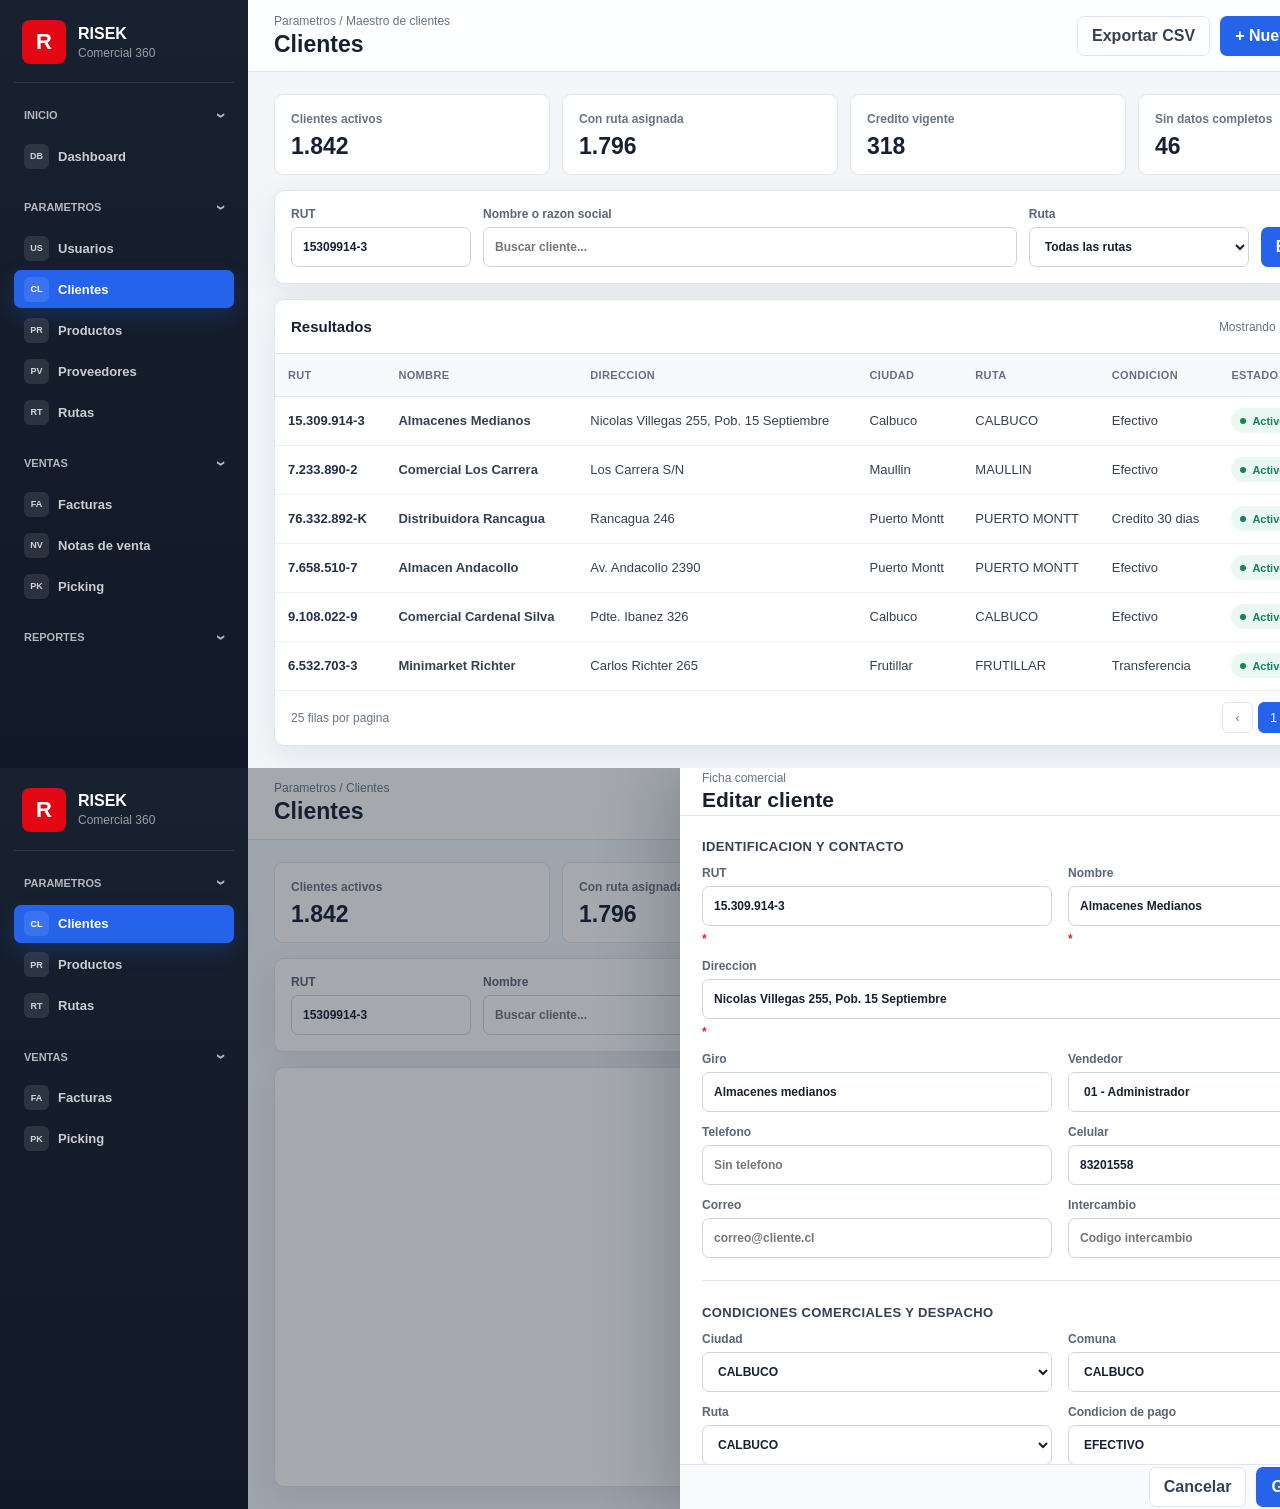
<file: APPWEB/mockups/clientes_profesional.html>
<!doctype html>
<html lang="es">
<head>
  <meta charset="utf-8">
  <meta name="viewport" content="width=device-width, initial-scale=1">
  <title>RISEK Clientes - Mockup Profesional</title>
  <style>
    :root{--nav:#18212f;--nav2:#222e3e;--blue:#2563eb;--blue-soft:#eff6ff;--ink:#172033;--muted:#687386;--line:#dfe5ec;--bg:#f3f6f9;--white:#fff;--green:#16835c;--green-soft:#eaf8f2;--amber:#a86409;--shadow:0 10px 30px rgba(21,31,48,.08)}
    *{box-sizing:border-box} body{margin:0;background:#111827;font-family:Inter,"Segoe UI",Arial,sans-serif;color:var(--ink)}
    .screen{position:relative;width:1440px;height:900px;overflow:hidden;background:var(--bg);page-break-after:always}
    .app{display:grid;grid-template-columns:248px 1fr;height:100%}
    .sidebar{padding:20px 14px;background:linear-gradient(180deg,var(--nav),#111827);color:#fff}
    .brand{display:flex;align-items:center;gap:12px;padding:0 8px 18px;border-bottom:1px solid rgba(255,255,255,.1)}
    .logo{width:44px;height:44px;border-radius:8px;display:grid;place-items:center;background:#e30613;font-size:22px;font-weight:900}
    .brand strong,.brand small{display:block}.brand small{margin-top:3px;color:rgba(255,255,255,.56);font-size:12px}
    .group{margin-top:13px}.group-head{height:38px;padding:0 10px;border-radius:7px;display:flex;align-items:center;justify-content:space-between;color:rgba(255,255,255,.68);font-size:11px;font-weight:800;text-transform:uppercase}.group-head:after{content:'›';font-size:18px;transform:rotate(90deg)}
    .nav-item{height:38px;margin:3px 0;padding:0 10px;border-radius:7px;display:flex;align-items:center;gap:9px;color:rgba(255,255,255,.78);font-size:13px;font-weight:650}.nav-item.active{color:#fff;background:#2563eb;box-shadow:0 8px 20px rgba(37,99,235,.22)}
    .nav-item b{width:25px;height:25px;border-radius:6px;display:grid;place-items:center;background:rgba(255,255,255,.1);font-size:9px}
    .workspace{min-width:0}.topbar{height:72px;padding:0 26px;display:flex;align-items:center;justify-content:space-between;background:rgba(255,255,255,.96);border-bottom:1px solid var(--line)}
    .crumb{color:var(--muted);font-size:12px}.topbar h1{margin:3px 0 0;font-size:23px}.top-actions{display:flex;align-items:center;gap:10px}.avatar{width:36px;height:36px;border-radius:50%;display:grid;place-items:center;background:var(--blue-soft);color:var(--blue);font-weight:800}
    .main{padding:22px 26px}.toolbar{padding:16px;border:1px solid var(--line);border-radius:10px;background:#fff;box-shadow:var(--shadow)}
    .toolbar-row{display:grid;grid-template-columns:180px minmax(240px,1fr) 220px auto auto;gap:12px;align-items:end}
    label{display:grid;gap:6px;color:#596579;font-size:12px;font-weight:700}input,select{height:40px;border:1px solid #ccd5df;border-radius:7px;padding:0 11px;background:#fff;color:var(--ink);font:inherit;outline:none}input:focus,select:focus{border-color:#73a2f7;box-shadow:0 0 0 3px rgba(37,99,235,.11)}
    button{height:40px;border-radius:7px;border:1px solid transparent;padding:0 14px;font:inherit;font-weight:750;cursor:pointer}.primary{background:var(--blue);color:#fff}.secondary{border-color:var(--line);background:#fff;color:#344054}.icon-btn{width:40px;padding:0;border-color:var(--line);background:#fff;color:#526174;font-size:17px}
    .table-card{margin-top:15px;border:1px solid var(--line);border-radius:10px;background:#fff;box-shadow:var(--shadow);overflow:hidden}.table-head{height:54px;padding:0 16px;display:flex;align-items:center;justify-content:space-between;border-bottom:1px solid var(--line)}.table-head strong{font-size:15px}.table-head span{color:var(--muted);font-size:12px}
    table{width:100%;border-collapse:collapse;font-size:13px}th{height:42px;padding:0 13px;background:#f7f9fb;color:#667085;text-align:left;font-size:11px;text-transform:uppercase;letter-spacing:.35px;border-bottom:1px solid var(--line)}td{height:49px;padding:0 13px;border-bottom:1px solid #edf1f5;color:#344054}tr:hover td{background:#f8fbff}.rut{font-weight:800;color:#243149}.name{font-weight:700}.muted{color:#7a8595}.status{display:inline-flex;align-items:center;height:25px;padding:0 9px;border-radius:999px;background:var(--green-soft);color:var(--green);font-size:11px;font-weight:800}.status:before{content:'';width:6px;height:6px;margin-right:6px;border-radius:50%;background:var(--green)}
    .actions{display:flex;gap:5px}.action{width:32px;height:32px;padding:0;border:1px solid var(--line);border-radius:6px;background:#fff;color:#536174;font-size:11px}.action.edit{border-color:#bfdbfe;background:var(--blue-soft);color:var(--blue)}
    .pagination{height:54px;padding:0 16px;display:flex;align-items:center;justify-content:space-between;color:var(--muted);font-size:12px}.pages{display:flex;gap:5px}.page{width:31px;height:31px;border:1px solid var(--line);border-radius:6px;display:grid;place-items:center;background:#fff}.page.active{color:#fff;background:var(--blue);border-color:var(--blue)}
    .summary{display:grid;grid-template-columns:repeat(4,1fr);gap:12px;margin-bottom:15px}.metric{padding:14px 16px;border:1px solid var(--line);border-radius:9px;background:#fff}.metric span{color:var(--muted);font-size:12px;font-weight:700}.metric strong{display:block;margin-top:6px;font-size:23px}
    .drawer{position:absolute;inset:0 0 0 248px;background:rgba(20,29,42,.38);display:flex;justify-content:flex-end}.drawer-panel{width:760px;height:100%;background:#fff;box-shadow:-20px 0 60px rgba(17,24,39,.2);display:flex;flex-direction:column}.drawer-head{height:76px;padding:0 22px;display:flex;align-items:center;justify-content:space-between;border-bottom:1px solid var(--line)}.drawer-head h2{margin:3px 0 0;font-size:21px}.close{width:36px;height:36px;padding:0;border-color:var(--line);background:#fff;color:#64748b;font-size:18px}
    .drawer-body{padding:20px 22px;overflow:auto}.section-title{margin:3px 0 12px;color:#344054;font-size:13px;font-weight:850;text-transform:uppercase;letter-spacing:.35px}.form-grid{display:grid;grid-template-columns:repeat(2,minmax(0,1fr));gap:13px 16px}.span-2{grid-column:1/-1}.form-section{margin-bottom:24px;padding-bottom:22px;border-bottom:1px solid var(--line)}.field-note{color:var(--muted);font-size:11px}.required:after{content:' *';color:#dc2626}.drawer-foot{height:70px;margin-top:auto;padding:0 22px;display:flex;align-items:center;justify-content:flex-end;gap:10px;border-top:1px solid var(--line);background:#f8fafc}
    .info-strip{display:grid;grid-template-columns:repeat(3,1fr);gap:10px}.info-box{padding:12px;border:1px solid var(--line);border-radius:8px;background:#f8fafc}.info-box span{display:block;color:var(--muted);font-size:11px}.info-box strong{display:block;margin-top:5px;font-size:13px}
  </style>
</head>
<body>
  <section id="clientes-list" class="screen app">
    <aside class="sidebar">
      <div class="brand"><div class="logo">R</div><div><strong>RISEK</strong><small>Comercial 360</small></div></div>
      <div class="group"><div class="group-head">Inicio</div><div class="nav-item"><b>DB</b>Dashboard</div></div>
      <div class="group"><div class="group-head">Parametros</div><div class="nav-item"><b>US</b>Usuarios</div><div class="nav-item active"><b>CL</b>Clientes</div><div class="nav-item"><b>PR</b>Productos</div><div class="nav-item"><b>PV</b>Proveedores</div><div class="nav-item"><b>RT</b>Rutas</div></div>
      <div class="group"><div class="group-head">Ventas</div><div class="nav-item"><b>FA</b>Facturas</div><div class="nav-item"><b>NV</b>Notas de venta</div><div class="nav-item"><b>PK</b>Picking</div></div>
      <div class="group"><div class="group-head">Reportes</div></div>
    </aside>
    <main class="workspace">
      <header class="topbar"><div><div class="crumb">Parametros / Maestro de clientes</div><h1>Clientes</h1></div><div class="top-actions"><button class="secondary">Exportar CSV</button><button class="primary">+ Nuevo cliente</button><div class="avatar">AD</div></div></header>
      <div class="main">
        <div class="summary"><div class="metric"><span>Clientes activos</span><strong>1.842</strong></div><div class="metric"><span>Con ruta asignada</span><strong>1.796</strong></div><div class="metric"><span>Credito vigente</span><strong>318</strong></div><div class="metric"><span>Sin datos completos</span><strong>46</strong></div></div>
        <section class="toolbar"><div class="toolbar-row"><label>RUT<input value="15309914-3"></label><label>Nombre o razon social<input placeholder="Buscar cliente..."></label><label>Ruta<select><option>Todas las rutas</option><option>CALBUCO</option><option>PUERTO MONTT</option></select></label><button class="primary">Buscar</button><button class="icon-btn" title="Limpiar">↻</button></div></section>
        <section class="table-card"><div class="table-head"><strong>Resultados</strong><span>Mostrando 1-25 de 1.842 clientes</span></div><table><thead><tr><th>Rut</th><th>Nombre</th><th>Direccion</th><th>Ciudad</th><th>Ruta</th><th>Condicion</th><th>Estado</th><th>Acciones</th></tr></thead><tbody>
          <tr><td class="rut">15.309.914-3</td><td class="name">Almacenes Medianos</td><td>Nicolas Villegas 255, Pob. 15 Septiembre</td><td>Calbuco</td><td>CALBUCO</td><td>Efectivo</td><td><span class="status">Activo</span></td><td><div class="actions"><button class="action edit">ED</button><button class="action">•••</button></div></td></tr>
          <tr><td class="rut">7.233.890-2</td><td class="name">Comercial Los Carrera</td><td>Los Carrera S/N</td><td>Maullin</td><td>MAULLIN</td><td>Efectivo</td><td><span class="status">Activo</span></td><td><div class="actions"><button class="action edit">ED</button><button class="action">•••</button></div></td></tr>
          <tr><td class="rut">76.332.892-K</td><td class="name">Distribuidora Rancagua</td><td>Rancagua 246</td><td>Puerto Montt</td><td>PUERTO MONTT</td><td>Credito 30 dias</td><td><span class="status">Activo</span></td><td><div class="actions"><button class="action edit">ED</button><button class="action">•••</button></div></td></tr>
          <tr><td class="rut">7.658.510-7</td><td class="name">Almacen Andacollo</td><td>Av. Andacollo 2390</td><td>Puerto Montt</td><td>PUERTO MONTT</td><td>Efectivo</td><td><span class="status">Activo</span></td><td><div class="actions"><button class="action edit">ED</button><button class="action">•••</button></div></td></tr>
          <tr><td class="rut">9.108.022-9</td><td class="name">Comercial Cardenal Silva</td><td>Pdte. Ibanez 326</td><td>Calbuco</td><td>CALBUCO</td><td>Efectivo</td><td><span class="status">Activo</span></td><td><div class="actions"><button class="action edit">ED</button><button class="action">•••</button></div></td></tr>
          <tr><td class="rut">6.532.703-3</td><td class="name">Minimarket Richter</td><td>Carlos Richter 265</td><td>Frutillar</td><td>FRUTILLAR</td><td>Transferencia</td><td><span class="status">Activo</span></td><td><div class="actions"><button class="action edit">ED</button><button class="action">•••</button></div></td></tr>
        </tbody></table><div class="pagination"><span>25 filas por pagina</span><div class="pages"><div class="page">‹</div><div class="page active">1</div><div class="page">2</div><div class="page">3</div><div class="page">›</div></div></div></section>
      </div>
    </main>
  </section>

  <section id="clientes-edit" class="screen app">
    <aside class="sidebar"><div class="brand"><div class="logo">R</div><div><strong>RISEK</strong><small>Comercial 360</small></div></div><div class="group"><div class="group-head">Parametros</div><div class="nav-item active"><b>CL</b>Clientes</div><div class="nav-item"><b>PR</b>Productos</div><div class="nav-item"><b>RT</b>Rutas</div></div><div class="group"><div class="group-head">Ventas</div><div class="nav-item"><b>FA</b>Facturas</div><div class="nav-item"><b>PK</b>Picking</div></div></aside>
    <main class="workspace"><header class="topbar"><div><div class="crumb">Parametros / Clientes</div><h1>Clientes</h1></div><div class="top-actions"><div class="avatar">AD</div></div></header><div class="main"><div class="summary"><div class="metric"><span>Clientes activos</span><strong>1.842</strong></div><div class="metric"><span>Con ruta asignada</span><strong>1.796</strong></div><div class="metric"><span>Credito vigente</span><strong>318</strong></div><div class="metric"><span>Sin datos completos</span><strong>46</strong></div></div><section class="toolbar"><div class="toolbar-row"><label>RUT<input value="15309914-3"></label><label>Nombre<input placeholder="Buscar cliente..."></label><label>Ruta<select><option>Todas las rutas</option></select></label><button class="primary">Buscar</button><button class="icon-btn">↻</button></div></section><section class="table-card" style="height:420px"></section></div></main>
    <div class="drawer"><div class="drawer-panel"><div class="drawer-head"><div><div class="crumb">Ficha comercial</div><h2>Editar cliente</h2></div><button class="close">×</button></div><div class="drawer-body">
      <div class="form-section"><div class="section-title">Identificacion y contacto</div><div class="form-grid"><label class="required">RUT<input value="15.309.914-3"></label><label class="required">Nombre<input value="Almacenes Medianos"></label><label class="span-2 required">Direccion<input value="Nicolas Villegas 255, Pob. 15 Septiembre"></label><label>Giro<input value="Almacenes medianos"></label><label>Vendedor<select><option>01 - Administrador</option></select></label><label>Telefono<input placeholder="Sin telefono"></label><label>Celular<input value="83201558"></label><label>Correo<input placeholder="correo@cliente.cl"></label><label>Intercambio<input placeholder="Codigo intercambio"></label></div></div>
      <div class="form-section"><div class="section-title">Condiciones comerciales y despacho</div><div class="form-grid"><label>Ciudad<select><option>CALBUCO</option></select></label><label>Comuna<select><option>CALBUCO</option></select></label><label>Ruta<select><option>CALBUCO</option></select></label><label>Condicion de pago<select><option>EFECTIVO</option></select></label><label>Lista de precios<select><option>NORMAL</option></select></label><label>Estado<select><option>ACTIVO</option></select></label><label>Descuento (%)<input value="0,00"></label><label>Geolocalizacion<input value="-41.7720156,-73.1327093"></label></div></div>
      <div class="form-section"><div class="section-title">Resumen del cliente</div><div class="info-strip"><div class="info-box"><span>Ultima venta</span><strong>05/06/2026</strong></div><div class="info-box"><span>Documentos pendientes</span><strong>3 documentos</strong></div><div class="info-box"><span>Ultimo desbloqueo</span><strong>Sin registro</strong></div></div></div>
    </div><div class="drawer-foot"><button class="secondary">Cancelar</button><button class="primary">Guardar cambios</button></div></div></div>
  </section>
</body>
</html>
</file>
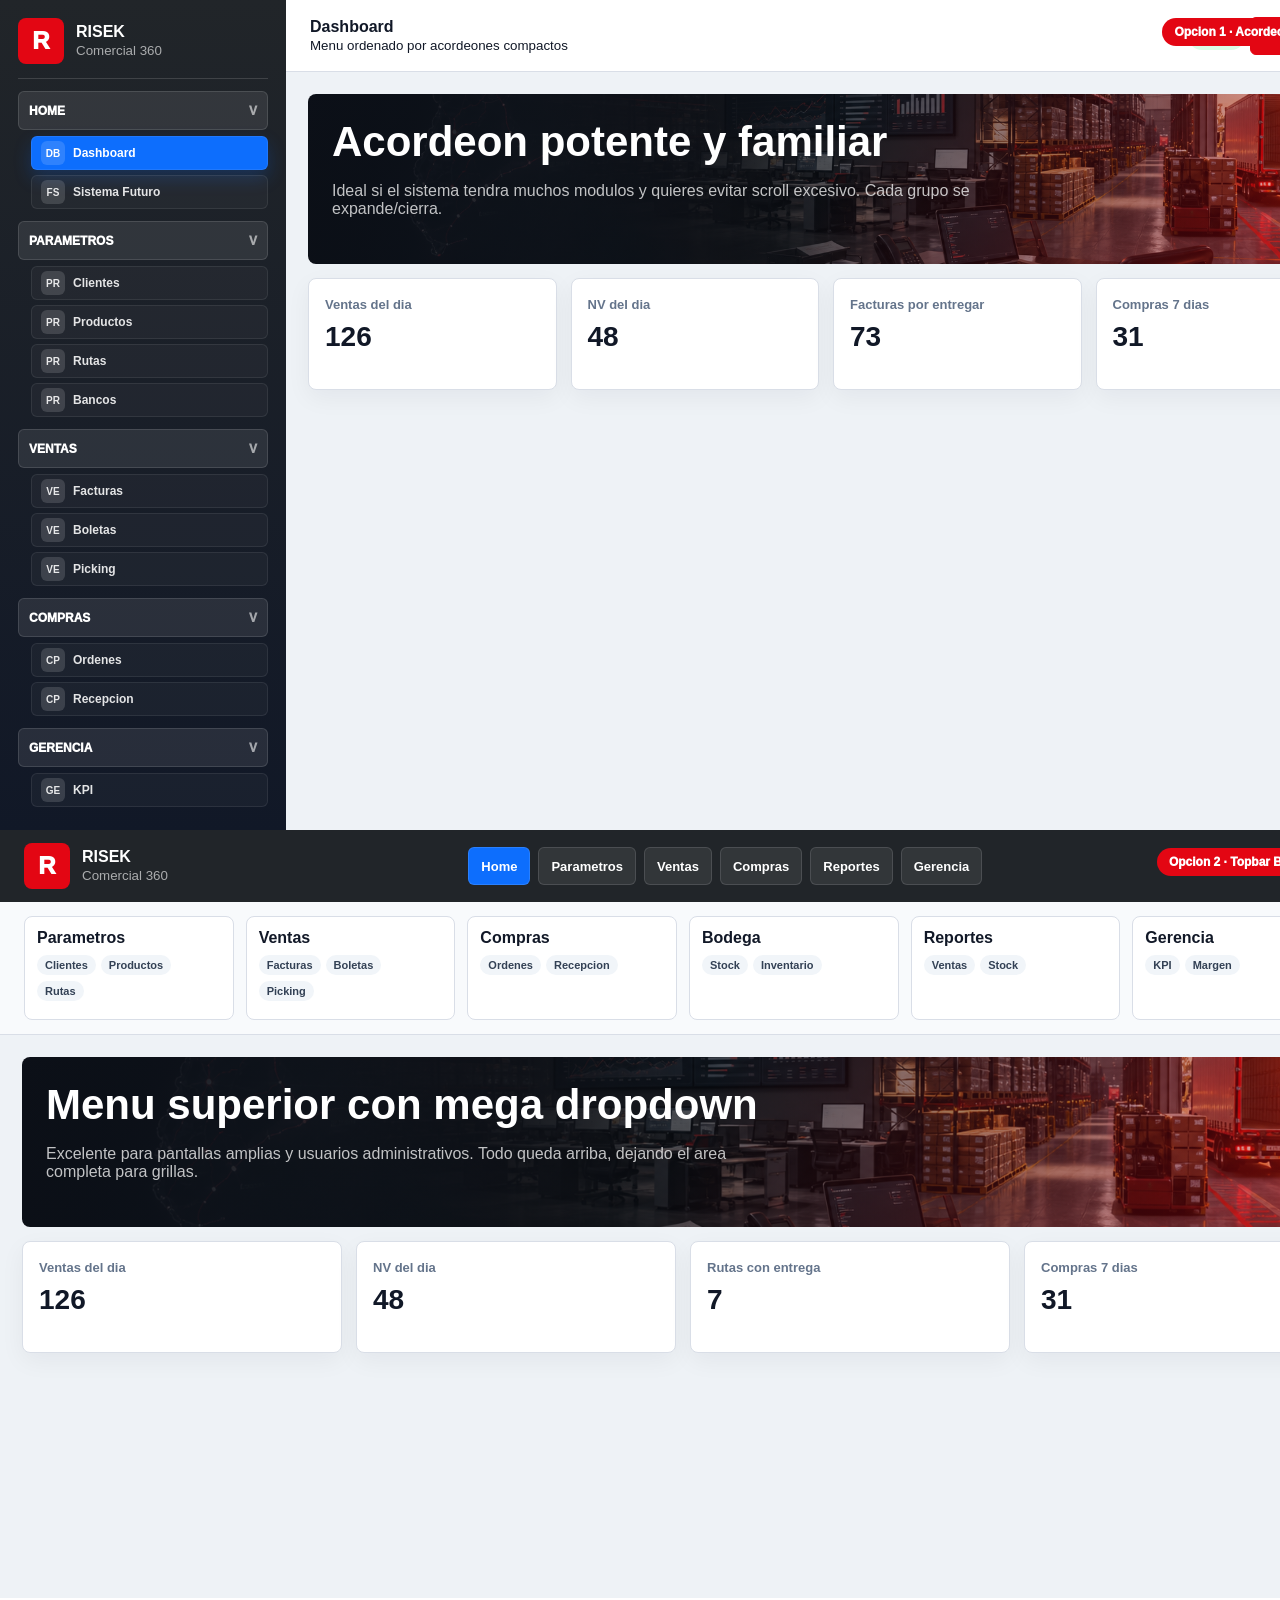
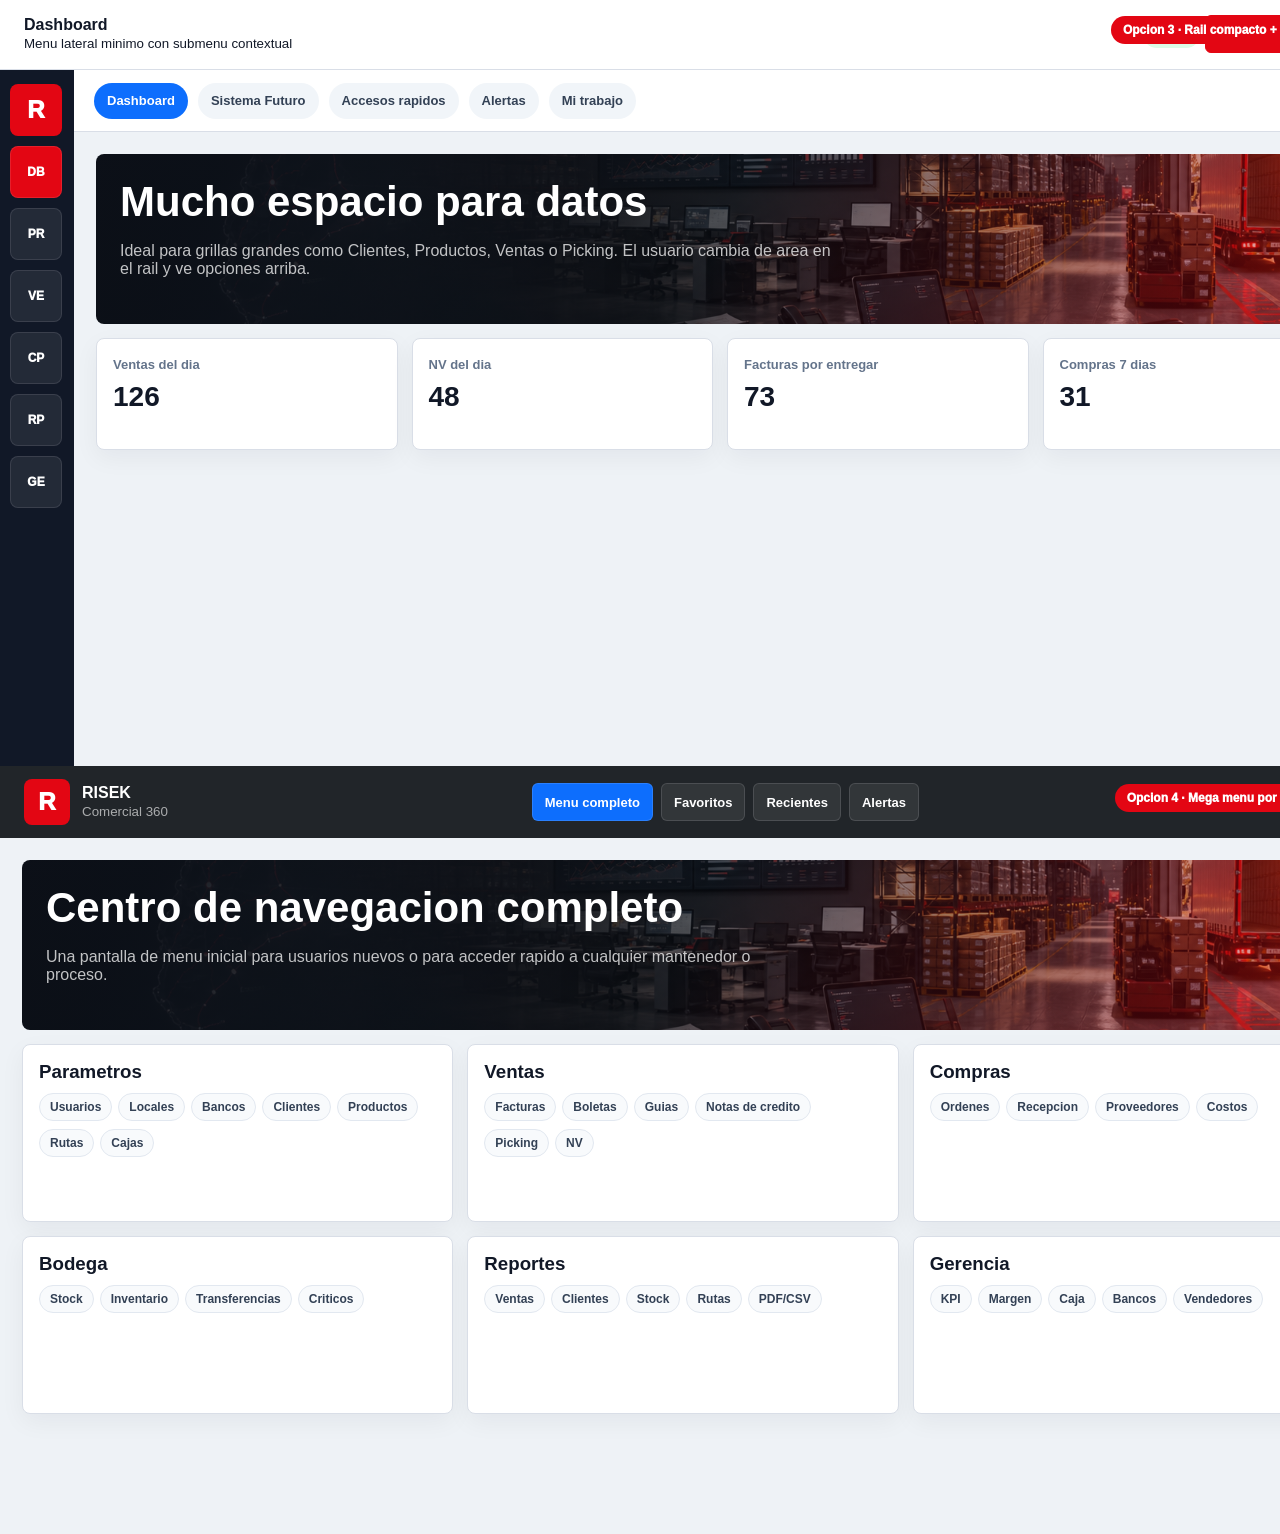
<file: APPWEB/mockups/menu_options.html>
<!doctype html>
<html lang="es">
<head>
  <meta charset="utf-8">
  <meta name="viewport" content="width=device-width, initial-scale=1">
  <title>RISEK Opciones de Menu</title>
  <style>
    :root {
      --red:#e30613;
      --blue:#0d6efd;
      --dark:#151923;
      --ink:#111827;
      --muted:#64748b;
      --line:#d9dee7;
      --bg:#eef2f6;
    }
    * { box-sizing:border-box; }
    body { margin:0; font-family:"Segoe UI", Arial, sans-serif; background:#111827; color:var(--ink); }
    .screen { width:1366px; height:768px; background:var(--bg); overflow:hidden; page-break-after:always; }
    .brand { display:flex; align-items:center; gap:12px; }
    .logo { width:46px; height:46px; border-radius:8px; display:grid; place-items:center; background:var(--red); color:white; font-weight:950; font-size:24px; }
    .brand small { color:rgba(255,255,255,.62); }
    .topbar { height:72px; padding:0 24px; display:flex; align-items:center; justify-content:space-between; background:#fff; border-bottom:1px solid var(--line); }
    .topbar.dark { color:white; background:#212529; border-bottom:0; }
    .pill { min-height:28px; border-radius:999px; padding:0 10px; display:inline-flex; align-items:center; background:#dcfce7; color:#166534; font-size:12px; font-weight:900; }
    .btn { height:38px; border-radius:6px; border:1px solid var(--line); padding:0 14px; background:#fff; font-weight:850; }
    .btn.red { background:var(--red); border-color:var(--red); color:white; }
    .content { padding:22px; }
    .hero { min-height:170px; border-radius:8px; padding:24px; color:white; background:linear-gradient(115deg,rgba(12,16,24,.97),rgba(12,16,24,.58),rgba(227,6,19,.35)),url("../app/static/assets/login-gerencial-risek.png") center/cover; }
    .hero h1 { margin:0; font-size:42px; }
    .hero p { color:rgba(255,255,255,.75); max-width:720px; }
    .cards { display:grid; grid-template-columns:repeat(4,1fr); gap:14px; margin-top:14px; }
    .card { min-height:112px; border:1px solid var(--line); border-radius:8px; background:#fff; padding:16px; box-shadow:0 8px 24px rgba(15,23,42,.05); }
    .card span { color:var(--muted); font-size:13px; font-weight:850; }
    .card strong { display:block; margin-top:8px; font-size:28px; }
    .layout-side { display:grid; grid-template-columns:286px 1fr; height:100%; }
    .sidebar { padding:18px; color:white; background:linear-gradient(180deg,#212529,#111827); }
    .side-brand { padding-bottom:14px; border-bottom:1px solid rgba(255,255,255,.14); }
    .acc-head { height:39px; margin:12px 0 6px; padding:0 10px; border-radius:6px; display:flex; align-items:center; justify-content:space-between; background:rgba(255,255,255,.09); border:1px solid rgba(255,255,255,.12); font-size:12px; font-weight:950; text-transform:uppercase; }
    .acc-head:after { content:"v"; color:rgba(255,255,255,.58); }
    .acc-item { height:34px; margin:0 0 5px 13px; padding:0 9px; border-radius:6px; display:flex; align-items:center; gap:8px; background:rgba(255,255,255,.035); border:1px solid rgba(255,255,255,.08); color:rgba(255,255,255,.88); font-size:12px; font-weight:850; }
    .acc-item.active { background:var(--blue); color:white; box-shadow:0 8px 18px rgba(13,110,253,.22); }
    .acc-item b { width:24px; height:24px; border-radius:6px; display:grid; place-items:center; background:rgba(255,255,255,.14); font-size:10px; }
    .option-label { position:absolute; right:24px; top:18px; border-radius:999px; padding:7px 12px; color:white; background:var(--red); font-size:12px; font-weight:950; }
    .screen { position:relative; }
    .topnav { display:flex; align-items:center; gap:8px; }
    .topnav > div { height:38px; border-radius:6px; padding:0 12px; display:flex; align-items:center; gap:7px; color:#fff; background:rgba(255,255,255,.08); border:1px solid rgba(255,255,255,.12); font-size:13px; font-weight:850; }
    .topnav > div.active { background:var(--blue); }
    .dropdown-row { display:grid; grid-template-columns:repeat(6,1fr); gap:12px; padding:14px 24px; background:#f8fafc; border-bottom:1px solid var(--line); }
    .drop-card { border:1px solid var(--line); border-radius:8px; background:white; padding:12px; min-height:86px; }
    .drop-card b { display:block; margin-bottom:8px; }
    .drop-card span { display:inline-flex; margin:0 5px 6px 0; padding:4px 8px; border-radius:999px; background:#f1f5f9; color:#334155; font-size:11px; font-weight:850; }
    .compact-layout { display:grid; grid-template-columns:74px 1fr; height:696px; }
    .rail { padding:14px 10px; background:#111827; display:grid; align-content:start; gap:10px; }
    .rail .logo { width:52px; height:52px; }
    .rail-btn { width:52px; height:52px; border-radius:8px; display:grid; place-items:center; color:white; background:rgba(255,255,255,.08); border:1px solid rgba(255,255,255,.1); font-size:12px; font-weight:950; }
    .rail-btn.active { background:var(--red); }
    .context-menu { height:62px; display:flex; align-items:center; gap:10px; padding:0 20px; background:#fff; border-bottom:1px solid var(--line); }
    .context-menu div { height:36px; border-radius:999px; padding:0 13px; display:flex; align-items:center; background:#f1f5f9; color:#334155; font-size:13px; font-weight:850; }
    .context-menu div.active { background:#0d6efd; color:#fff; }
    .mega { padding:22px; }
    .mega-grid { display:grid; grid-template-columns:repeat(3,1fr); gap:14px; }
    .mega-card { min-height:178px; border-radius:8px; padding:16px; background:#fff; border:1px solid var(--line); box-shadow:0 8px 24px rgba(15,23,42,.05); }
    .mega-card h3 { margin:0 0 10px; }
    .mega-card span { display:inline-flex; margin:0 6px 8px 0; padding:6px 10px; border-radius:999px; background:#f8fafc; border:1px solid #e2e8f0; color:#334155; font-size:12px; font-weight:850; }
  </style>
</head>
<body>
  <section id="menu-accordion" class="screen layout-side">
    <div class="option-label">Opcion 1 · Acordeon lateral</div>
    <aside class="sidebar">
      <div class="brand side-brand"><div class="logo">R</div><div><strong>RISEK</strong><br><small>Comercial 360</small></div></div>
      <div class="acc-head">Home</div><div class="acc-item active"><b>DB</b>Dashboard</div><div class="acc-item"><b>FS</b>Sistema Futuro</div>
      <div class="acc-head">Parametros</div><div class="acc-item"><b>PR</b>Clientes</div><div class="acc-item"><b>PR</b>Productos</div><div class="acc-item"><b>PR</b>Rutas</div><div class="acc-item"><b>PR</b>Bancos</div>
      <div class="acc-head">Ventas</div><div class="acc-item"><b>VE</b>Facturas</div><div class="acc-item"><b>VE</b>Boletas</div><div class="acc-item"><b>VE</b>Picking</div>
      <div class="acc-head">Compras</div><div class="acc-item"><b>CP</b>Ordenes</div><div class="acc-item"><b>CP</b>Recepcion</div>
      <div class="acc-head">Gerencia</div><div class="acc-item"><b>GE</b>KPI</div>
    </aside>
    <main><div class="topbar"><div><strong>Dashboard</strong><br><small>Menu ordenado por acordeones compactos</small></div><div><span class="pill">Online</span> <button class="btn red">Nueva NV</button></div></div><div class="content"><div class="hero"><h1>Acordeon potente y familiar</h1><p>Ideal si el sistema tendra muchos modulos y quieres evitar scroll excesivo. Cada grupo se expande/cierra.</p></div><div class="cards"><div class="card"><span>Ventas del dia</span><strong>126</strong></div><div class="card"><span>NV del dia</span><strong>48</strong></div><div class="card"><span>Facturas por entregar</span><strong>73</strong></div><div class="card"><span>Compras 7 dias</span><strong>31</strong></div></div></div></main>
  </section>

  <section id="menu-topbar" class="screen">
    <div class="option-label">Opcion 2 · Topbar Bootstrap</div>
    <div class="topbar dark"><div class="brand"><div class="logo">R</div><div><strong>RISEK</strong><br><small>Comercial 360</small></div></div><div class="topnav"><div class="active">Home</div><div>Parametros</div><div>Ventas</div><div>Compras</div><div>Reportes</div><div>Gerencia</div></div><span class="pill">ADMIN</span></div>
    <div class="dropdown-row"><div class="drop-card"><b>Parametros</b><span>Clientes</span><span>Productos</span><span>Rutas</span></div><div class="drop-card"><b>Ventas</b><span>Facturas</span><span>Boletas</span><span>Picking</span></div><div class="drop-card"><b>Compras</b><span>Ordenes</span><span>Recepcion</span></div><div class="drop-card"><b>Bodega</b><span>Stock</span><span>Inventario</span></div><div class="drop-card"><b>Reportes</b><span>Ventas</span><span>Stock</span></div><div class="drop-card"><b>Gerencia</b><span>KPI</span><span>Margen</span></div></div>
    <div class="content"><div class="hero"><h1>Menu superior con mega dropdown</h1><p>Excelente para pantallas amplias y usuarios administrativos. Todo queda arriba, dejando el area completa para grillas.</p></div><div class="cards"><div class="card"><span>Ventas del dia</span><strong>126</strong></div><div class="card"><span>NV del dia</span><strong>48</strong></div><div class="card"><span>Rutas con entrega</span><strong>7</strong></div><div class="card"><span>Compras 7 dias</span><strong>31</strong></div></div></div>
  </section>

  <section id="menu-rail" class="screen">
    <div class="option-label">Opcion 3 · Rail compacto + contexto</div>
    <div class="topbar"><div><strong>Dashboard</strong><br><small>Menu lateral minimo con submenu contextual</small></div><div><span class="pill">Online</span> <button class="btn red">Nueva operacion</button></div></div>
    <div class="compact-layout"><aside class="rail"><div class="logo">R</div><div class="rail-btn active">DB</div><div class="rail-btn">PR</div><div class="rail-btn">VE</div><div class="rail-btn">CP</div><div class="rail-btn">RP</div><div class="rail-btn">GE</div></aside><main><div class="context-menu"><div class="active">Dashboard</div><div>Sistema Futuro</div><div>Accesos rapidos</div><div>Alertas</div><div>Mi trabajo</div></div><div class="content"><div class="hero"><h1>Mucho espacio para datos</h1><p>Ideal para grillas grandes como Clientes, Productos, Ventas o Picking. El usuario cambia de area en el rail y ve opciones arriba.</p></div><div class="cards"><div class="card"><span>Ventas del dia</span><strong>126</strong></div><div class="card"><span>NV del dia</span><strong>48</strong></div><div class="card"><span>Facturas por entregar</span><strong>73</strong></div><div class="card"><span>Compras 7 dias</span><strong>31</strong></div></div></div></main></div>
  </section>

  <section id="menu-mega" class="screen">
    <div class="option-label">Opcion 4 · Mega menu por modulos</div>
    <div class="topbar dark"><div class="brand"><div class="logo">R</div><div><strong>RISEK</strong><br><small>Comercial 360</small></div></div><div class="topnav"><div class="active">Menu completo</div><div>Favoritos</div><div>Recientes</div><div>Alertas</div></div><span class="pill">ADMIN</span></div>
    <div class="mega"><div class="hero"><h1>Centro de navegacion completo</h1><p>Una pantalla de menu inicial para usuarios nuevos o para acceder rapido a cualquier mantenedor o proceso.</p></div><div class="mega-grid" style="margin-top:14px"><div class="mega-card"><h3>Parametros</h3><span>Usuarios</span><span>Locales</span><span>Bancos</span><span>Clientes</span><span>Productos</span><span>Rutas</span><span>Cajas</span></div><div class="mega-card"><h3>Ventas</h3><span>Facturas</span><span>Boletas</span><span>Guias</span><span>Notas de credito</span><span>Picking</span><span>NV</span></div><div class="mega-card"><h3>Compras</h3><span>Ordenes</span><span>Recepcion</span><span>Proveedores</span><span>Costos</span></div><div class="mega-card"><h3>Bodega</h3><span>Stock</span><span>Inventario</span><span>Transferencias</span><span>Criticos</span></div><div class="mega-card"><h3>Reportes</h3><span>Ventas</span><span>Clientes</span><span>Stock</span><span>Rutas</span><span>PDF/CSV</span></div><div class="mega-card"><h3>Gerencia</h3><span>KPI</span><span>Margen</span><span>Caja</span><span>Bancos</span><span>Vendedores</span></div></div></div>
  </section>
</body>
</html>
</file>
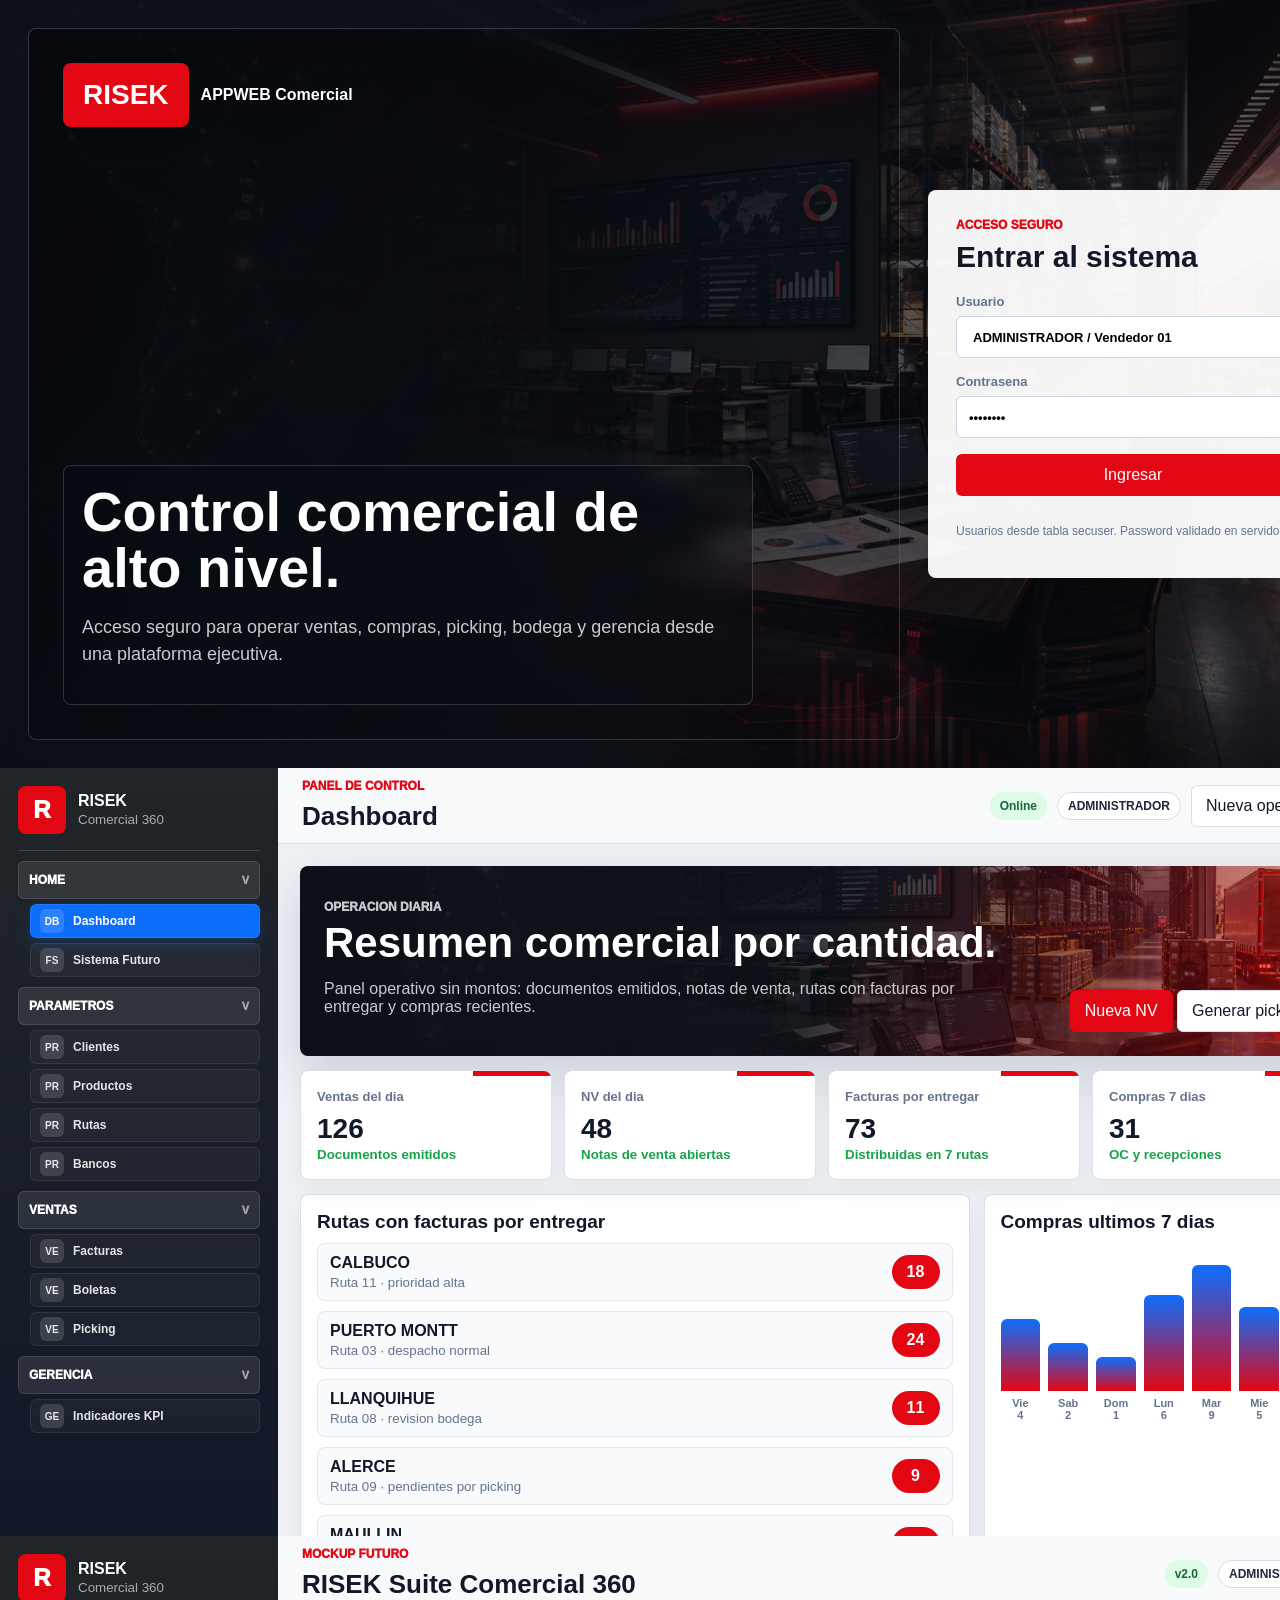
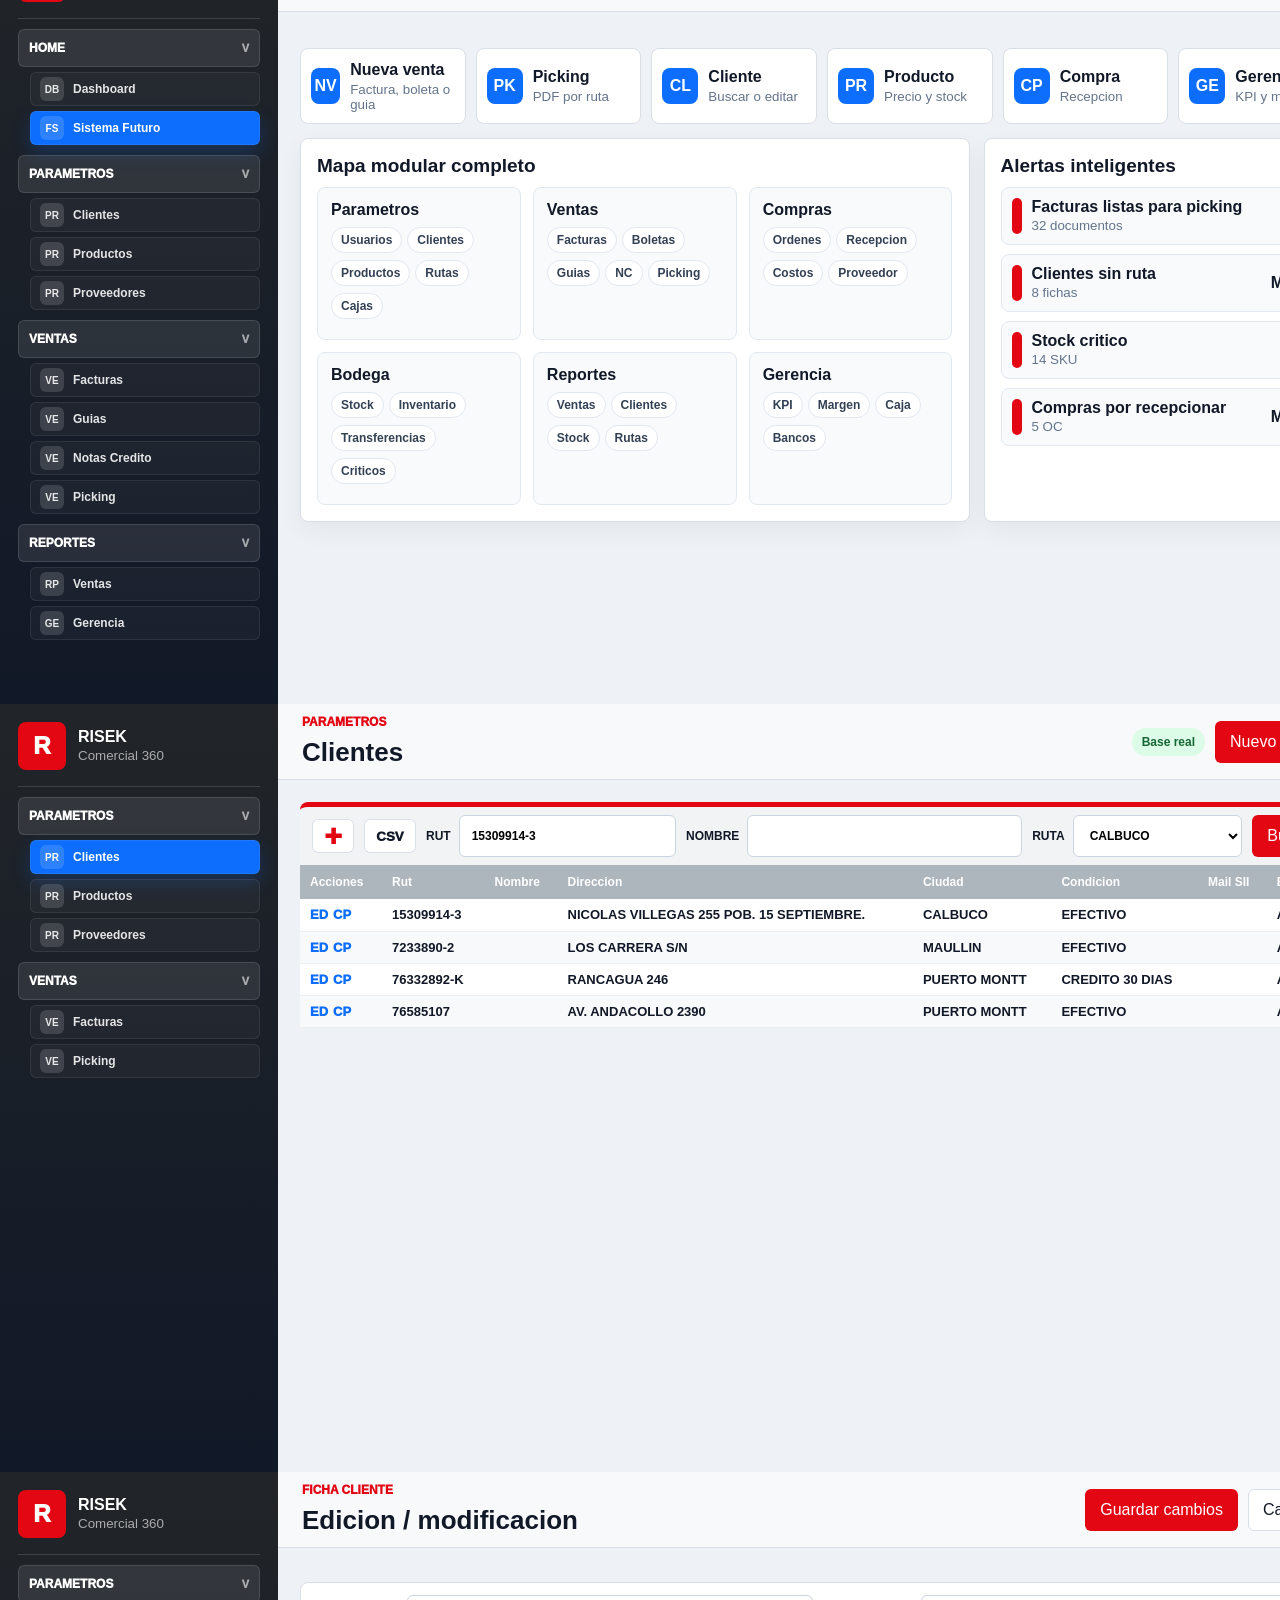
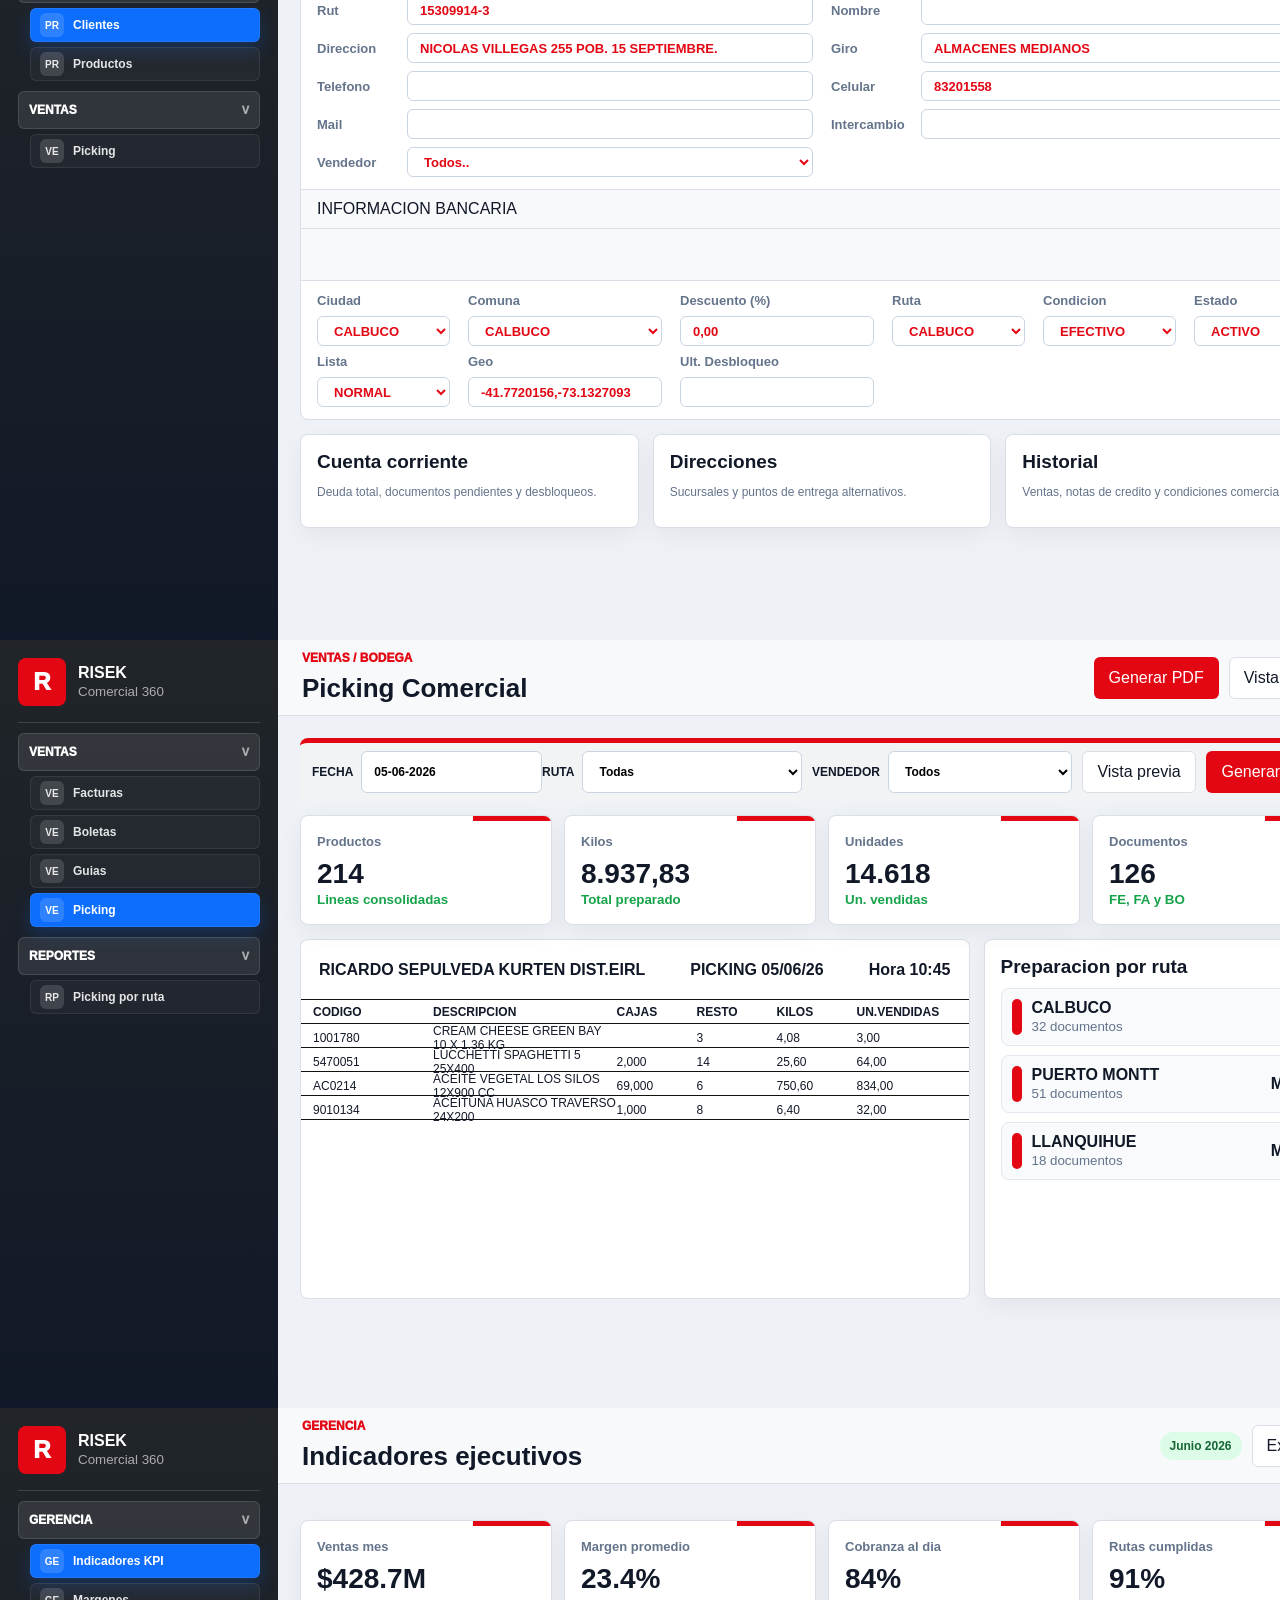
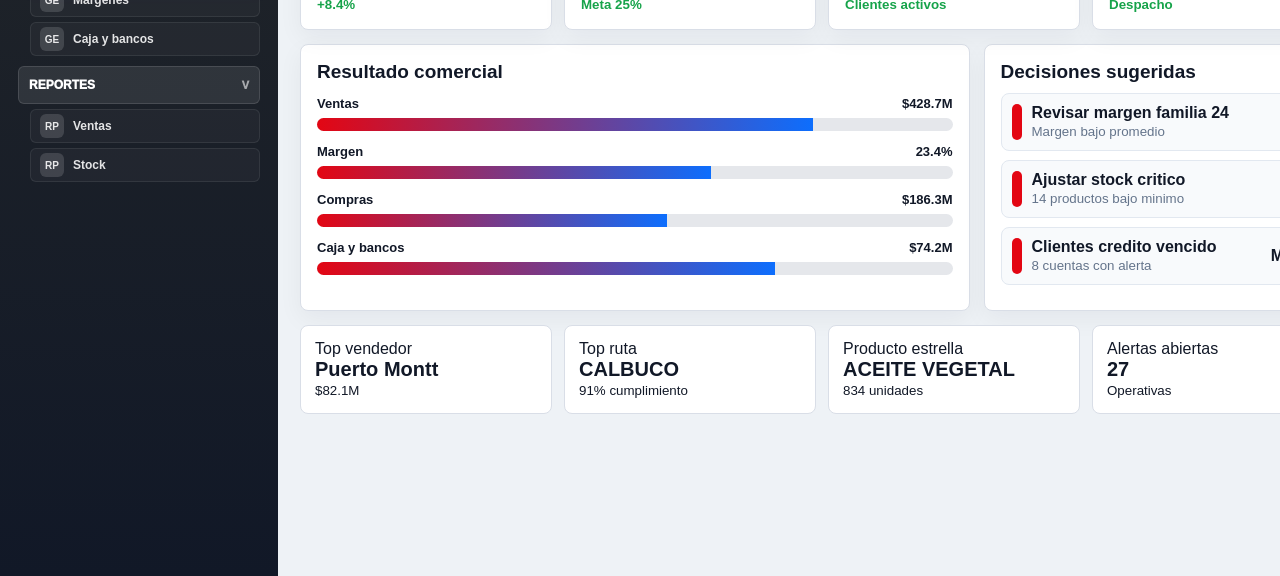
<file: APPWEB/mockups/risek_future_mockup.html>
<!doctype html>
<html lang="es">
<head>
  <meta charset="utf-8">
  <meta name="viewport" content="width=device-width, initial-scale=1">
  <title>RISEK Mockup Futuro</title>
  <style>
    :root {
      --red: #e30613;
      --blue: #0d6efd;
      --dark: #151923;
      --ink: #111827;
      --muted: #64748b;
      --line: #d9dee7;
      --bg: #eef2f6;
      --panel: #fff;
    }
    * { box-sizing: border-box; }
    body {
      margin: 0;
      background: #111827;
      font-family: "Segoe UI", Arial, sans-serif;
      color: var(--ink);
    }
    .screen {
      width: 1366px;
      height: 768px;
      overflow: hidden;
      background: var(--bg);
      position: relative;
      page-break-after: always;
    }
    .login {
      display: grid;
      grid-template-columns: 1fr 410px;
      gap: 28px;
      padding: 28px;
      color: #fff;
      background:
        linear-gradient(115deg, rgba(12,16,24,.96), rgba(12,16,24,.42)),
        url("../app/static/assets/login-gerencial-risek.png") center / cover no-repeat,
        #111827;
    }
    .login-brand {
      height: 100%;
      border: 1px solid rgba(255,255,255,.18);
      border-radius: 8px;
      padding: 34px;
      display: flex;
      flex-direction: column;
      justify-content: space-between;
      background: linear-gradient(135deg, rgba(0,0,0,.42), rgba(0,0,0,.06));
    }
    .brand-box {
      display: flex;
      align-items: center;
      gap: 12px;
      font-weight: 900;
    }
    .brand-box b {
      padding: 16px 20px;
      border-radius: 8px;
      background: var(--red);
      font-size: 28px;
    }
    .login-copy {
      max-width: 690px;
      padding: 18px;
      border-radius: 8px;
      background: rgba(10,15,23,.38);
      border: 1px solid rgba(255,255,255,.16);
      backdrop-filter: blur(10px);
    }
    .login-copy h1 {
      margin: 0;
      font-size: 56px;
      line-height: 1;
    }
    .login-copy p {
      color: rgba(255,255,255,.78);
      font-size: 18px;
      line-height: 1.5;
    }
    .login-card {
      align-self: center;
      padding: 28px;
      border-radius: 8px;
      background: rgba(255,255,255,.95);
      color: var(--ink);
      box-shadow: 0 26px 70px rgba(0,0,0,.28);
    }
    .eyebrow {
      margin: 0 0 8px;
      color: var(--red);
      font-size: 12px;
      font-weight: 950;
      text-transform: uppercase;
    }
    .login-card h2 {
      margin: 0 0 20px;
      font-size: 30px;
    }
    label {
      display: grid;
      gap: 7px;
      color: var(--muted);
      font-size: 13px;
      font-weight: 850;
    }
    input, select {
      height: 42px;
      border: 1px solid #cbd5e1;
      border-radius: 6px;
      padding: 0 12px;
      background: #fff;
      font: inherit;
    }
    .login-form {
      display: grid;
      gap: 16px;
    }
    .primary, .ghost {
      height: 42px;
      border-radius: 6px;
      border: 1px solid transparent;
      padding: 0 14px;
      font-weight: 900;
      font: inherit;
    }
    .primary { background: var(--red); color: #fff; }
    .ghost { background: #fff; border-color: var(--line); color: var(--ink); }
    .hint { color: var(--muted); font-size: 12px; }
    .app {
      display: grid;
      grid-template-columns: 278px 1fr;
    }
    .sidebar {
      height: 768px;
      padding: 18px;
      color: #fff;
      background: linear-gradient(180deg, #212529, #111827);
    }
    .side-brand {
      display: flex;
      align-items: center;
      gap: 12px;
      padding-bottom: 16px;
      border-bottom: 1px solid rgba(255,255,255,.14);
    }
    .logo {
      width: 48px;
      height: 48px;
      border-radius: 8px;
      display: grid;
      place-items: center;
      background: var(--red);
      font-size: 24px;
      font-weight: 950;
    }
    .side-brand small { color: rgba(255,255,255,.62); }
    .nav-title {
      height: 38px;
      margin: 10px 0 5px;
      padding: 0 10px;
      border-radius: 6px;
      display: flex;
      align-items: center;
      justify-content: space-between;
      color: #fff;
      background: rgba(255,255,255,.09);
      border: 1px solid rgba(255,255,255,.12);
      font-size: 12px;
      font-weight: 950;
      text-transform: uppercase;
    }
    .nav-title:after {
      content: "v";
      color: rgba(255,255,255,.58);
      font-size: 11px;
    }
    .nav-item {
      height: 34px;
      border-radius: 6px;
      margin: 0 0 5px 12px;
      padding: 0 9px;
      display: flex;
      align-items: center;
      gap: 9px;
      color: rgba(255,255,255,.88);
      background: rgba(255,255,255,.035);
      border: 1px solid rgba(255,255,255,.08);
      font-weight: 850;
      font-size: 12px;
    }
    .nav-item.active {
      background: var(--blue);
      color: #fff;
      box-shadow: 0 8px 18px rgba(13,110,253,.22);
    }
    .nav-item b {
      width: 24px;
      height: 24px;
      border-radius: 6px;
      display: grid;
      place-items: center;
      background: rgba(255,255,255,.14);
      font-size: 10px;
    }
    .workspace { min-width: 0; }
    .topbar {
      height: 76px;
      padding: 14px 24px;
      display: flex;
      align-items: center;
      justify-content: space-between;
      background: rgba(248,250,252,.94);
      border-bottom: 1px solid var(--line);
    }
    .topbar h1 { margin: 0; font-size: 26px; }
    .top-actions { display: flex; align-items: center; gap: 10px; }
    .pill {
      min-height: 28px;
      display: inline-flex;
      align-items: center;
      border-radius: 999px;
      padding: 0 10px;
      background: #dcfce7;
      color: #166534;
      font-size: 12px;
      font-weight: 900;
    }
    .user-pill { background: #fff; color: #1e293b; border: 1px solid var(--line); }
    .content { padding: 22px; }
    .hero {
      min-height: 190px;
      border-radius: 8px;
      padding: 24px;
      display: flex;
      justify-content: space-between;
      align-items: flex-end;
      color: #fff;
      background:
        linear-gradient(110deg, rgba(12,16,24,.98), rgba(12,16,24,.7), rgba(227,6,19,.42)),
        url("../app/static/assets/login-gerencial-risek.png") center / cover no-repeat;
      box-shadow: 0 18px 48px rgba(15,23,42,.16);
    }
    .hero h2 { margin: 0; font-size: 42px; line-height: 1; }
    .hero p { max-width: 650px; color: rgba(255,255,255,.78); }
    .kpis {
      display: grid;
      grid-template-columns: repeat(4, 1fr);
      gap: 12px;
      margin: 14px 0;
    }
    .card, .panel {
      border: 1px solid var(--line);
      border-radius: 8px;
      background: #fff;
      box-shadow: 0 8px 24px rgba(15,23,42,.05);
    }
    .card {
      padding: 16px;
      position: relative;
      overflow: hidden;
    }
    .card:after {
      content: "";
      position: absolute;
      top: 0;
      right: 0;
      width: 78px;
      height: 5px;
      background: var(--red);
    }
    .card span { color: var(--muted); font-size: 13px; font-weight: 850; }
    .card strong { display: block; margin-top: 8px; font-size: 28px; }
    .card small { color: #16a34a; font-weight: 900; }
    .grid-2 {
      display: grid;
      grid-template-columns: 1.3fr .7fr;
      gap: 14px;
    }
    .grid-3 {
      display: grid;
      grid-template-columns: repeat(3, 1fr);
      gap: 14px;
    }
    .panel { padding: 16px; }
    .panel h3 { margin: 0 0 10px; font-size: 19px; }
    .bar { display: grid; gap: 7px; margin: 13px 0; }
    .bar label { display: flex; justify-content: space-between; color: var(--ink); }
    .track { height: 13px; border-radius: 999px; background: #e5e7eb; overflow: hidden; }
    .track i { display: block; height: 100%; background: linear-gradient(90deg, var(--red), var(--blue)); }
    .quick-ribbon {
      display: grid;
      grid-template-columns: repeat(6, 1fr);
      gap: 10px;
      margin: 14px 0;
    }
    .quick {
      min-height: 76px;
      border-radius: 8px;
      border: 1px solid var(--line);
      padding: 10px;
      display: flex;
      align-items: center;
      gap: 10px;
      background: #fff;
    }
    .quick b {
      width: 36px;
      height: 36px;
      border-radius: 8px;
      display: grid;
      place-items: center;
      color: #fff;
      background: var(--blue);
    }
    .quick strong, .quick small { display: block; }
    .quick small { color: var(--muted); margin-top: 3px; }
    .future-map {
      display: grid;
      grid-template-columns: repeat(3, 1fr);
      gap: 12px;
    }
    .module {
      min-height: 135px;
      padding: 13px;
      border-radius: 8px;
      background: #f8fafc;
      border: 1px solid #e2e8f0;
    }
    .module h4 { margin: 0 0 8px; }
    .module span {
      display: inline-flex;
      margin: 0 5px 7px 0;
      padding: 5px 9px;
      border-radius: 999px;
      background: #fff;
      border: 1px solid #e2e8f0;
      color: #334155;
      font-size: 12px;
      font-weight: 850;
    }
    .filterbar {
      min-height: 54px;
      display: grid;
      grid-template-columns: 42px 52px 250px minmax(240px, 1fr) 210px auto;
      align-items: center;
      gap: 10px;
      padding: 8px 12px;
      background: #f1f3f5;
      border-top: 5px solid var(--red);
      border-radius: 8px 8px 0 0;
    }
    .filterbar label {
      display: grid;
      grid-template-columns: auto 1fr;
      align-items: center;
      gap: 8px;
      color: #111827;
      font-size: 12px;
    }
    .tool {
      height: 34px;
      border: 0;
      border-radius: 6px;
      background: #fff;
      color: #111827;
      font-weight: 950;
      box-shadow: inset 0 0 0 1px var(--line);
    }
    .tool.add { color: var(--red); font-size: 30px; line-height: 1; }
    .data-table {
      width: 100%;
      border-collapse: collapse;
      background: #fff;
      font-size: 13px;
    }
    .data-table th {
      height: 34px;
      color: #fff;
      background: #adb5bd;
      text-align: left;
      padding: 0 10px;
      font-size: 12px;
    }
    .data-table td {
      height: 32px;
      border-bottom: 1px solid #edf0f3;
      padding: 0 10px;
      font-weight: 750;
    }
    .data-table tr:nth-child(even) { background: #f8f9fa; }
    .mini { color: var(--blue); font-weight: 950; margin-right: 5px; }
    .state { font-weight: 950; }
    .client-form {
      margin-top: 12px;
      border: 1px solid var(--line);
      border-radius: 8px;
      background: #fff;
      overflow: hidden;
    }
    .form-grid {
      display: grid;
      grid-template-columns: 1fr 1fr;
      gap: 8px 18px;
      padding: 12px 16px;
    }
    .form-grid label {
      display: grid;
      grid-template-columns: 82px 1fr;
      align-items: center;
      gap: 8px;
      font-size: 13px;
    }
    .form-grid input, .form-grid select { height: 30px; color: var(--red); font-weight: 750; }
    .strip { padding: 10px 16px; background: #f8f9fa; border-top: 1px solid var(--line); border-bottom: 1px solid var(--line); font-size: 16px; }
    .form-bottom { grid-template-columns: repeat(6, 1fr); }
    .form-bottom label { grid-template-columns: 1fr; }
    .money-grid {
      display: grid;
      grid-template-columns: repeat(4, 1fr);
      gap: 12px;
      margin-top: 14px;
    }
    .doc-card {
      padding: 14px;
      border-radius: 8px;
      border: 1px solid var(--line);
      background: #fff;
    }
    .doc-card strong { display: block; font-size: 20px; }
    .pick-preview {
      height: 360px;
      border-radius: 8px;
      background: #fff;
      border: 1px solid var(--line);
      overflow: hidden;
    }
    .pick-title {
      height: 60px;
      display: flex;
      align-items: center;
      justify-content: space-between;
      padding: 0 18px;
      border-bottom: 1px solid #111;
      font-weight: 900;
    }
    .pick-rows div {
      display: grid;
      grid-template-columns: 120px 1fr 80px 80px 80px 100px;
      height: 24px;
      align-items: center;
      padding: 0 12px;
      border-bottom: 1px solid #111;
      font-size: 12px;
    }
    .queue div {
      display: grid;
      grid-template-columns: 10px 1fr auto;
      gap: 10px;
      align-items: center;
      padding: 10px;
      margin-bottom: 9px;
      border-radius: 8px;
      background: #f8fafc;
      border: 1px solid #e2e8f0;
    }
    .queue i { height: 36px; border-radius: 999px; background: var(--red); }
    .queue p { margin: 0; }
    .queue small { color: var(--muted); }
    .route-delivery {
      display: grid;
      gap: 10px;
    }
    .route-delivery div {
      display: grid;
      grid-template-columns: 1fr auto;
      gap: 10px;
      align-items: center;
      padding: 10px 12px;
      border: 1px solid #e2e8f0;
      border-radius: 8px;
      background: #f8fafc;
    }
    .route-delivery strong,
    .route-delivery small {
      display: block;
    }
    .route-delivery small {
      color: var(--muted);
      margin-top: 3px;
    }
    .route-delivery b {
      min-width: 48px;
      height: 34px;
      border-radius: 999px;
      display: grid;
      place-items: center;
      color: #fff;
      background: var(--red);
    }
    .seven-days {
      display: grid;
      grid-template-columns: repeat(7, 1fr);
      gap: 8px;
      align-items: end;
      height: 172px;
      margin-top: 16px;
    }
    .day-bar {
      display: grid;
      align-content: end;
      gap: 6px;
      text-align: center;
      color: var(--muted);
      font-size: 11px;
      font-weight: 850;
    }
    .day-bar i {
      display: block;
      min-height: 28px;
      border-radius: 6px 6px 0 0;
      background: linear-gradient(180deg, var(--blue), var(--red));
    }
  </style>
</head>
<body>
  <section id="login" class="screen login">
    <div class="login-brand">
      <div class="brand-box"><b>RISEK</b><span>APPWEB Comercial</span></div>
      <div class="login-copy">
        <h1>Control comercial de alto nivel.</h1>
        <p>Acceso seguro para operar ventas, compras, picking, bodega y gerencia desde una plataforma ejecutiva.</p>
      </div>
    </div>
    <div class="login-card">
      <p class="eyebrow">Acceso seguro</p>
      <h2>Entrar al sistema</h2>
      <div class="login-form">
        <label>Usuario<select><option>ADMINISTRADOR / Vendedor 01</option><option>VENTAS PUERTO MONTT</option><option>BODEGA</option></select></label>
        <label>Contrasena<input type="password" value="********"></label>
        <button class="primary">Ingresar</button>
        <p class="hint">Usuarios desde tabla secuser. Password validado en servidor.</p>
      </div>
    </div>
  </section>

  <section id="dashboard" class="screen app">
    <aside class="sidebar">
      <div class="side-brand"><div class="logo">R</div><div><strong>RISEK</strong><br><small>Comercial 360</small></div></div>
      <div class="nav-title">Home</div><div class="nav-item active"><b>DB</b>Dashboard</div><div class="nav-item"><b>FS</b>Sistema Futuro</div>
      <div class="nav-title">Parametros</div><div class="nav-item"><b>PR</b>Clientes</div><div class="nav-item"><b>PR</b>Productos</div><div class="nav-item"><b>PR</b>Rutas</div><div class="nav-item"><b>PR</b>Bancos</div>
      <div class="nav-title">Ventas</div><div class="nav-item"><b>VE</b>Facturas</div><div class="nav-item"><b>VE</b>Boletas</div><div class="nav-item"><b>VE</b>Picking</div>
      <div class="nav-title">Gerencia</div><div class="nav-item"><b>GE</b>Indicadores KPI</div>
    </aside>
    <main class="workspace">
      <div class="topbar"><div><p class="eyebrow">Panel de control</p><h1>Dashboard</h1></div><div class="top-actions"><span class="pill">Online</span><span class="pill user-pill">ADMINISTRADOR</span><button class="ghost">Nueva operacion</button></div></div>
      <div class="content">
        <div class="hero"><div><p class="eyebrow">Operacion diaria</p><h2>Resumen comercial por cantidad.</h2><p>Panel operativo sin montos: documentos emitidos, notas de venta, rutas con facturas por entregar y compras recientes.</p></div><div><button class="primary">Nueva NV</button> <button class="ghost">Generar picking</button></div></div>
        <div class="kpis"><div class="card"><span>Ventas del dia</span><strong>126</strong><small>Documentos emitidos</small></div><div class="card"><span>NV del dia</span><strong>48</strong><small>Notas de venta abiertas</small></div><div class="card"><span>Facturas por entregar</span><strong>73</strong><small>Distribuidas en 7 rutas</small></div><div class="card"><span>Compras 7 dias</span><strong>31</strong><small>OC y recepciones</small></div></div>
        <div class="grid-2"><div class="panel"><h3>Rutas con facturas por entregar</h3><div class="route-delivery"><div><span><strong>CALBUCO</strong><small>Ruta 11 · prioridad alta</small></span><b>18</b></div><div><span><strong>PUERTO MONTT</strong><small>Ruta 03 · despacho normal</small></span><b>24</b></div><div><span><strong>LLANQUIHUE</strong><small>Ruta 08 · revision bodega</small></span><b>11</b></div><div><span><strong>ALERCE</strong><small>Ruta 09 · pendientes por picking</small></span><b>9</b></div><div><span><strong>MAULLIN</strong><small>Ruta 14 · documentos listos</small></span><b>7</b></div></div></div><div class="panel"><h3>Compras ultimos 7 dias</h3><div class="seven-days"><div class="day-bar"><i style="height:72px"></i><span>Vie<br>4</span></div><div class="day-bar"><i style="height:48px"></i><span>Sab<br>2</span></div><div class="day-bar"><i style="height:34px"></i><span>Dom<br>1</span></div><div class="day-bar"><i style="height:96px"></i><span>Lun<br>6</span></div><div class="day-bar"><i style="height:126px"></i><span>Mar<br>9</span></div><div class="day-bar"><i style="height:84px"></i><span>Mie<br>5</span></div><div class="day-bar"><i style="height:64px"></i><span>Jue<br>4</span></div></div></div></div>
      </div>
    </main>
  </section>

  <section id="future" class="screen app">
    <aside class="sidebar">
      <div class="side-brand"><div class="logo">R</div><div><strong>RISEK</strong><br><small>Comercial 360</small></div></div>
      <div class="nav-title">Home</div><div class="nav-item"><b>DB</b>Dashboard</div><div class="nav-item active"><b>FS</b>Sistema Futuro</div>
      <div class="nav-title">Parametros</div><div class="nav-item"><b>PR</b>Clientes</div><div class="nav-item"><b>PR</b>Productos</div><div class="nav-item"><b>PR</b>Proveedores</div>
      <div class="nav-title">Ventas</div><div class="nav-item"><b>VE</b>Facturas</div><div class="nav-item"><b>VE</b>Guias</div><div class="nav-item"><b>VE</b>Notas Credito</div><div class="nav-item"><b>VE</b>Picking</div>
      <div class="nav-title">Reportes</div><div class="nav-item"><b>RP</b>Ventas</div><div class="nav-item"><b>GE</b>Gerencia</div>
    </aside>
    <main class="workspace">
      <div class="topbar"><div><p class="eyebrow">Mockup futuro</p><h1>RISEK Suite Comercial 360</h1></div><div class="top-actions"><span class="pill">v2.0</span><span class="pill user-pill">ADMINISTRADOR</span></div></div>
      <div class="content">
        <div class="quick-ribbon"><div class="quick"><b>NV</b><span><strong>Nueva venta</strong><small>Factura, boleta o guia</small></span></div><div class="quick"><b>PK</b><span><strong>Picking</strong><small>PDF por ruta</small></span></div><div class="quick"><b>CL</b><span><strong>Cliente</strong><small>Buscar o editar</small></span></div><div class="quick"><b>PR</b><span><strong>Producto</strong><small>Precio y stock</small></span></div><div class="quick"><b>CP</b><span><strong>Compra</strong><small>Recepcion</small></span></div><div class="quick"><b>GE</b><span><strong>Gerencia</strong><small>KPI y margen</small></span></div></div>
        <div class="grid-2"><div class="panel"><h3>Mapa modular completo</h3><div class="future-map"><div class="module"><h4>Parametros</h4><span>Usuarios</span><span>Clientes</span><span>Productos</span><span>Rutas</span><span>Cajas</span></div><div class="module"><h4>Ventas</h4><span>Facturas</span><span>Boletas</span><span>Guias</span><span>NC</span><span>Picking</span></div><div class="module"><h4>Compras</h4><span>Ordenes</span><span>Recepcion</span><span>Costos</span><span>Proveedor</span></div><div class="module"><h4>Bodega</h4><span>Stock</span><span>Inventario</span><span>Transferencias</span><span>Criticos</span></div><div class="module"><h4>Reportes</h4><span>Ventas</span><span>Clientes</span><span>Stock</span><span>Rutas</span></div><div class="module"><h4>Gerencia</h4><span>KPI</span><span>Margen</span><span>Caja</span><span>Bancos</span></div></div></div><div class="panel queue"><h3>Alertas inteligentes</h3><div><i></i><p><b>Facturas listas para picking</b><br><small>32 documentos</small></p><b>Alta</b></div><div><i></i><p><b>Clientes sin ruta</b><br><small>8 fichas</small></p><b>Media</b></div><div><i></i><p><b>Stock critico</b><br><small>14 SKU</small></p><b>Alta</b></div><div><i></i><p><b>Compras por recepcionar</b><br><small>5 OC</small></p><b>Media</b></div></div></div>
      </div>
    </main>
  </section>

  <section id="clientes" class="screen app">
    <aside class="sidebar"><div class="side-brand"><div class="logo">R</div><div><strong>RISEK</strong><br><small>Comercial 360</small></div></div><div class="nav-title">Parametros</div><div class="nav-item active"><b>PR</b>Clientes</div><div class="nav-item"><b>PR</b>Productos</div><div class="nav-item"><b>PR</b>Proveedores</div><div class="nav-title">Ventas</div><div class="nav-item"><b>VE</b>Facturas</div><div class="nav-item"><b>VE</b>Picking</div></aside>
    <main class="workspace"><div class="topbar"><div><p class="eyebrow">Parametros</p><h1>Clientes</h1></div><div class="top-actions"><span class="pill">Base real</span><button class="primary">Nuevo cliente</button></div></div><div class="content"><div class="filterbar"><button class="tool add">+</button><button class="tool">CSV</button><label>RUT<input value="15309914-3"></label><label>NOMBRE<input></label><label>RUTA<select><option>CALBUCO</option><option>PUERTO MONTT</option></select></label><button class="primary">Buscar</button></div><table class="data-table"><thead><tr><th>Acciones</th><th>Rut</th><th>Nombre</th><th>Direccion</th><th>Ciudad</th><th>Condicion</th><th>Mail SII</th><th>Estado</th></tr></thead><tbody><tr><td><span class="mini">ED</span><span class="mini">CP</span></td><td>15309914-3</td><td></td><td>NICOLAS VILLEGAS 255 POB. 15 SEPTIEMBRE.</td><td>CALBUCO</td><td>EFECTIVO</td><td></td><td class="state">ACTIVO</td></tr><tr><td><span class="mini">ED</span><span class="mini">CP</span></td><td>7233890-2</td><td></td><td>LOS CARRERA S/N</td><td>MAULLIN</td><td>EFECTIVO</td><td></td><td class="state">ACTIVO</td></tr><tr><td><span class="mini">ED</span><span class="mini">CP</span></td><td>76332892-K</td><td></td><td>RANCAGUA 246</td><td>PUERTO MONTT</td><td>CREDITO 30 DIAS</td><td></td><td class="state">ACTIVO</td></tr><tr><td><span class="mini">ED</span><span class="mini">CP</span></td><td>76585107</td><td></td><td>AV. ANDACOLLO 2390</td><td>PUERTO MONTT</td><td>EFECTIVO</td><td></td><td class="state">ACTIVO</td></tr></tbody></table></div></main>
  </section>

  <section id="cliente-edit" class="screen app">
    <aside class="sidebar"><div class="side-brand"><div class="logo">R</div><div><strong>RISEK</strong><br><small>Comercial 360</small></div></div><div class="nav-title">Parametros</div><div class="nav-item active"><b>PR</b>Clientes</div><div class="nav-item"><b>PR</b>Productos</div><div class="nav-title">Ventas</div><div class="nav-item"><b>VE</b>Picking</div></aside>
    <main class="workspace"><div class="topbar"><div><p class="eyebrow">Ficha cliente</p><h1>Edicion / modificacion</h1></div><div class="top-actions"><button class="primary">Guardar cambios</button><button class="ghost">Cancelar</button></div></div><div class="content"><div class="client-form"><div class="form-grid"><label>Rut<input value="15309914-3"></label><label>Nombre<input value=""></label><label>Direccion<input value="NICOLAS VILLEGAS 255 POB. 15 SEPTIEMBRE."></label><label>Giro<input value="ALMACENES MEDIANOS"></label><label>Telefono<input></label><label>Celular<input value="83201558"></label><label>Mail<input></label><label>Intercambio<input></label><label>Vendedor<select><option>Todos..</option><option>01 ADMINISTRADOR</option></select></label></div><div class="strip">INFORMACION BANCARIA</div><div style="height:52px;background:#f8f9fa;border-bottom:1px solid var(--line)"></div><div class="form-grid form-bottom"><label>Ciudad<select><option>CALBUCO</option></select></label><label>Comuna<select><option>CALBUCO</option></select></label><label>Descuento (%)<input value="0,00"></label><label>Ruta<select><option>CALBUCO</option></select></label><label>Condicion<select><option>EFECTIVO</option></select></label><label>Estado<select><option>ACTIVO</option></select></label><label>Lista<select><option>NORMAL</option></select></label><label>Geo<input value="-41.7720156,-73.1327093"></label><label>Ult. Desbloqueo<input></label></div></div><div class="grid-3" style="margin-top:14px"><div class="panel"><h3>Cuenta corriente</h3><p class="hint">Deuda total, documentos pendientes y desbloqueos.</p></div><div class="panel"><h3>Direcciones</h3><p class="hint">Sucursales y puntos de entrega alternativos.</p></div><div class="panel"><h3>Historial</h3><p class="hint">Ventas, notas de credito y condiciones comerciales.</p></div></div></div></main>
  </section>

  <section id="ventas-picking" class="screen app">
    <aside class="sidebar"><div class="side-brand"><div class="logo">R</div><div><strong>RISEK</strong><br><small>Comercial 360</small></div></div><div class="nav-title">Ventas</div><div class="nav-item"><b>VE</b>Facturas</div><div class="nav-item"><b>VE</b>Boletas</div><div class="nav-item"><b>VE</b>Guias</div><div class="nav-item active"><b>VE</b>Picking</div><div class="nav-title">Reportes</div><div class="nav-item"><b>RP</b>Picking por ruta</div></aside>
    <main class="workspace"><div class="topbar"><div><p class="eyebrow">Ventas / Bodega</p><h1>Picking Comercial</h1></div><div class="top-actions"><button class="primary">Generar PDF</button><button class="ghost">Vista previa</button></div></div><div class="content"><div class="filterbar" style="grid-template-columns:220px 260px 260px auto auto"><label>FECHA<input value="05-06-2026"></label><label>RUTA<select><option>Todas</option><option>CALBUCO</option></select></label><label>VENDEDOR<select><option>Todos</option></select></label><button class="ghost">Vista previa</button><button class="primary">Generar PDF</button></div><div class="kpis"><div class="card"><span>Productos</span><strong>214</strong><small>Lineas consolidadas</small></div><div class="card"><span>Kilos</span><strong>8.937,83</strong><small>Total preparado</small></div><div class="card"><span>Unidades</span><strong>14.618</strong><small>Un. vendidas</small></div><div class="card"><span>Documentos</span><strong>126</strong><small>FE, FA y BO</small></div></div><div class="grid-2"><div class="pick-preview"><div class="pick-title"><span>RICARDO SEPULVEDA KURTEN DIST.EIRL</span><strong>PICKING 05/06/26</strong><span>Hora 10:45</span></div><div class="pick-rows"><div><b>CODIGO</b><b>DESCRIPCION</b><b>CAJAS</b><b>RESTO</b><b>KILOS</b><b>UN.VENDIDAS</b></div><div><span>1001780</span><span>CREAM CHEESE GREEN BAY 10 X 1.36 KG</span><span></span><span>3</span><span>4,08</span><span>3,00</span></div><div><span>5470051</span><span>LUCCHETTI SPAGHETTI 5 25X400</span><span>2,000</span><span>14</span><span>25,60</span><span>64,00</span></div><div><span>AC0214</span><span>ACEITE VEGETAL LOS SILOS 12X900 CC</span><span>69,000</span><span>6</span><span>750,60</span><span>834,00</span></div><div><span>9010134</span><span>ACEITUNA HUASCO TRAVERSO 24X200</span><span>1,000</span><span>8</span><span>6,40</span><span>32,00</span></div></div></div><div class="panel queue"><h3>Preparacion por ruta</h3><div><i></i><p><b>CALBUCO</b><br><small>32 documentos</small></p><b>Alta</b></div><div><i></i><p><b>PUERTO MONTT</b><br><small>51 documentos</small></p><b>Media</b></div><div><i></i><p><b>LLANQUIHUE</b><br><small>18 documentos</small></p><b>Media</b></div></div></div></div></main>
  </section>

  <section id="gerencia" class="screen app">
    <aside class="sidebar"><div class="side-brand"><div class="logo">R</div><div><strong>RISEK</strong><br><small>Comercial 360</small></div></div><div class="nav-title">Gerencia</div><div class="nav-item active"><b>GE</b>Indicadores KPI</div><div class="nav-item"><b>GE</b>Margenes</div><div class="nav-item"><b>GE</b>Caja y bancos</div><div class="nav-title">Reportes</div><div class="nav-item"><b>RP</b>Ventas</div><div class="nav-item"><b>RP</b>Stock</div></aside>
    <main class="workspace"><div class="topbar"><div><p class="eyebrow">Gerencia</p><h1>Indicadores ejecutivos</h1></div><div class="top-actions"><span class="pill">Junio 2026</span><button class="ghost">Exportar</button></div></div><div class="content"><div class="kpis"><div class="card"><span>Ventas mes</span><strong>$428.7M</strong><small>+8.4%</small></div><div class="card"><span>Margen promedio</span><strong>23.4%</strong><small>Meta 25%</small></div><div class="card"><span>Cobranza al dia</span><strong>84%</strong><small>Clientes activos</small></div><div class="card"><span>Rutas cumplidas</span><strong>91%</strong><small>Despacho</small></div></div><div class="grid-2"><div class="panel"><h3>Resultado comercial</h3><div class="bar"><label><span>Ventas</span><b>$428.7M</b></label><div class="track"><i style="width:78%"></i></div></div><div class="bar"><label><span>Margen</span><b>23.4%</b></label><div class="track"><i style="width:62%"></i></div></div><div class="bar"><label><span>Compras</span><b>$186.3M</b></label><div class="track"><i style="width:55%"></i></div></div><div class="bar"><label><span>Caja y bancos</span><b>$74.2M</b></label><div class="track"><i style="width:72%"></i></div></div></div><div class="panel queue"><h3>Decisiones sugeridas</h3><div><i></i><p><b>Revisar margen familia 24</b><br><small>Margen bajo promedio</small></p><b>Alta</b></div><div><i></i><p><b>Ajustar stock critico</b><br><small>14 productos bajo minimo</small></p><b>Alta</b></div><div><i></i><p><b>Clientes credito vencido</b><br><small>8 cuentas con alerta</small></p><b>Media</b></div></div></div><div class="money-grid"><div class="doc-card"><span>Top vendedor</span><strong>Puerto Montt</strong><small>$82.1M</small></div><div class="doc-card"><span>Top ruta</span><strong>CALBUCO</strong><small>91% cumplimiento</small></div><div class="doc-card"><span>Producto estrella</span><strong>ACEITE VEGETAL</strong><small>834 unidades</small></div><div class="doc-card"><span>Alertas abiertas</span><strong>27</strong><small>Operativas</small></div></div></div></main>
  </section>
</body>
</html>
</file>
